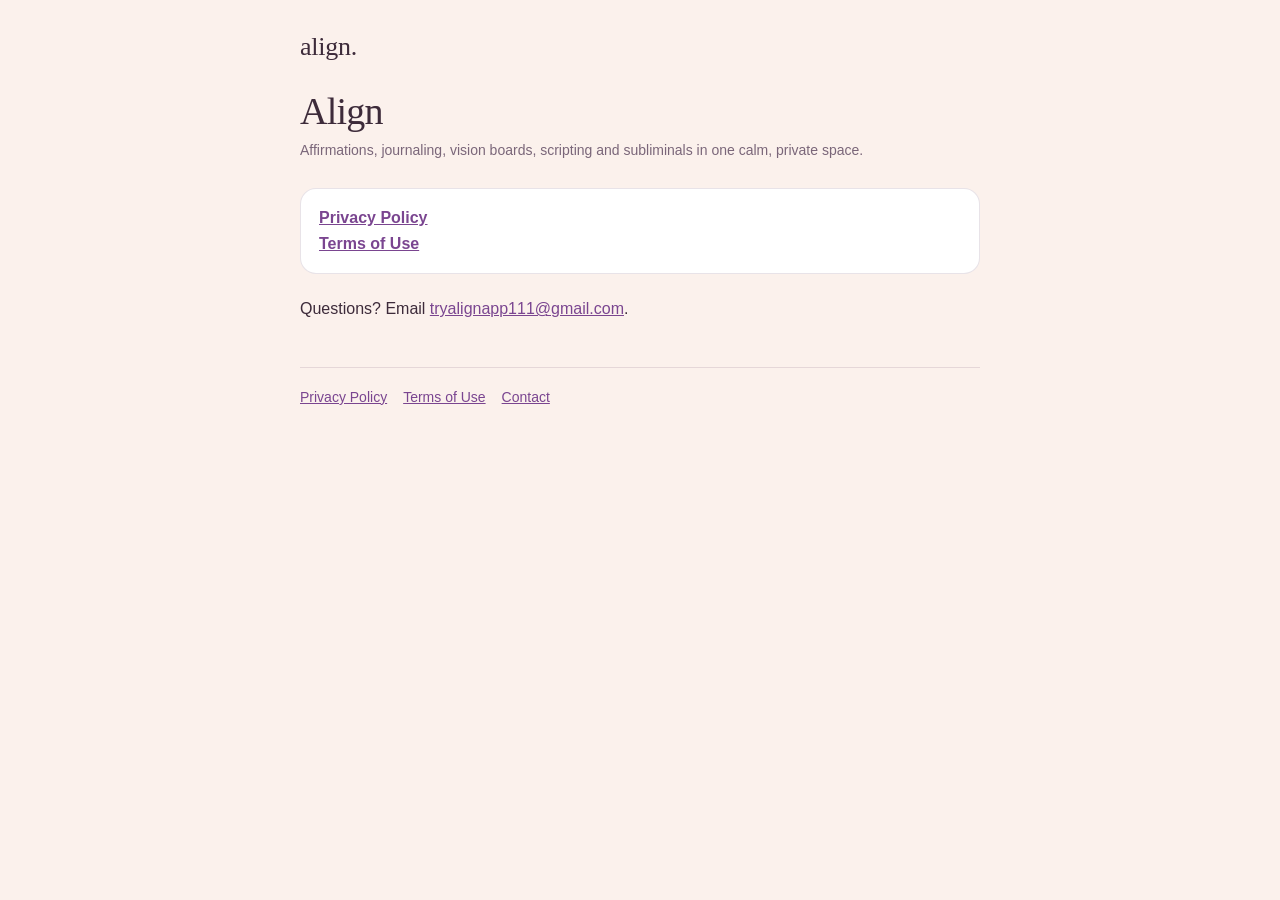
<file: index.html>
<!doctype html>
<html lang="en">
<head>
<meta charset="utf-8">
<meta name="viewport" content="width=device-width,initial-scale=1">
<title>Align - Align</title>
<meta name="description" content="Legal information for the Align app.">
<meta name="robots" content="index,follow">
<link rel="stylesheet" href="style.css">
</head>
<body>
<div class="wrap">
<p class="brand"><a href="./">align.</a></p>

<h1>Align</h1>
<p class="meta">Affirmations, journaling, vision boards, scripting and subliminals in one calm, private space.</p>
<div class="box"><p><a href="privacy.html"><strong>Privacy Policy</strong></a><br><a href="terms.html"><strong>Terms of Use</strong></a></p></div>
<p>Questions? Email <a href="mailto:tryalignapp111@gmail.com">tryalignapp111@gmail.com</a>.</p>

<p class="nav"><a href="privacy.html">Privacy Policy</a><a href="terms.html">Terms of Use</a><a href="mailto:tryalignapp111@gmail.com">Contact</a></p>
</div>
</body>
</html>
</file>
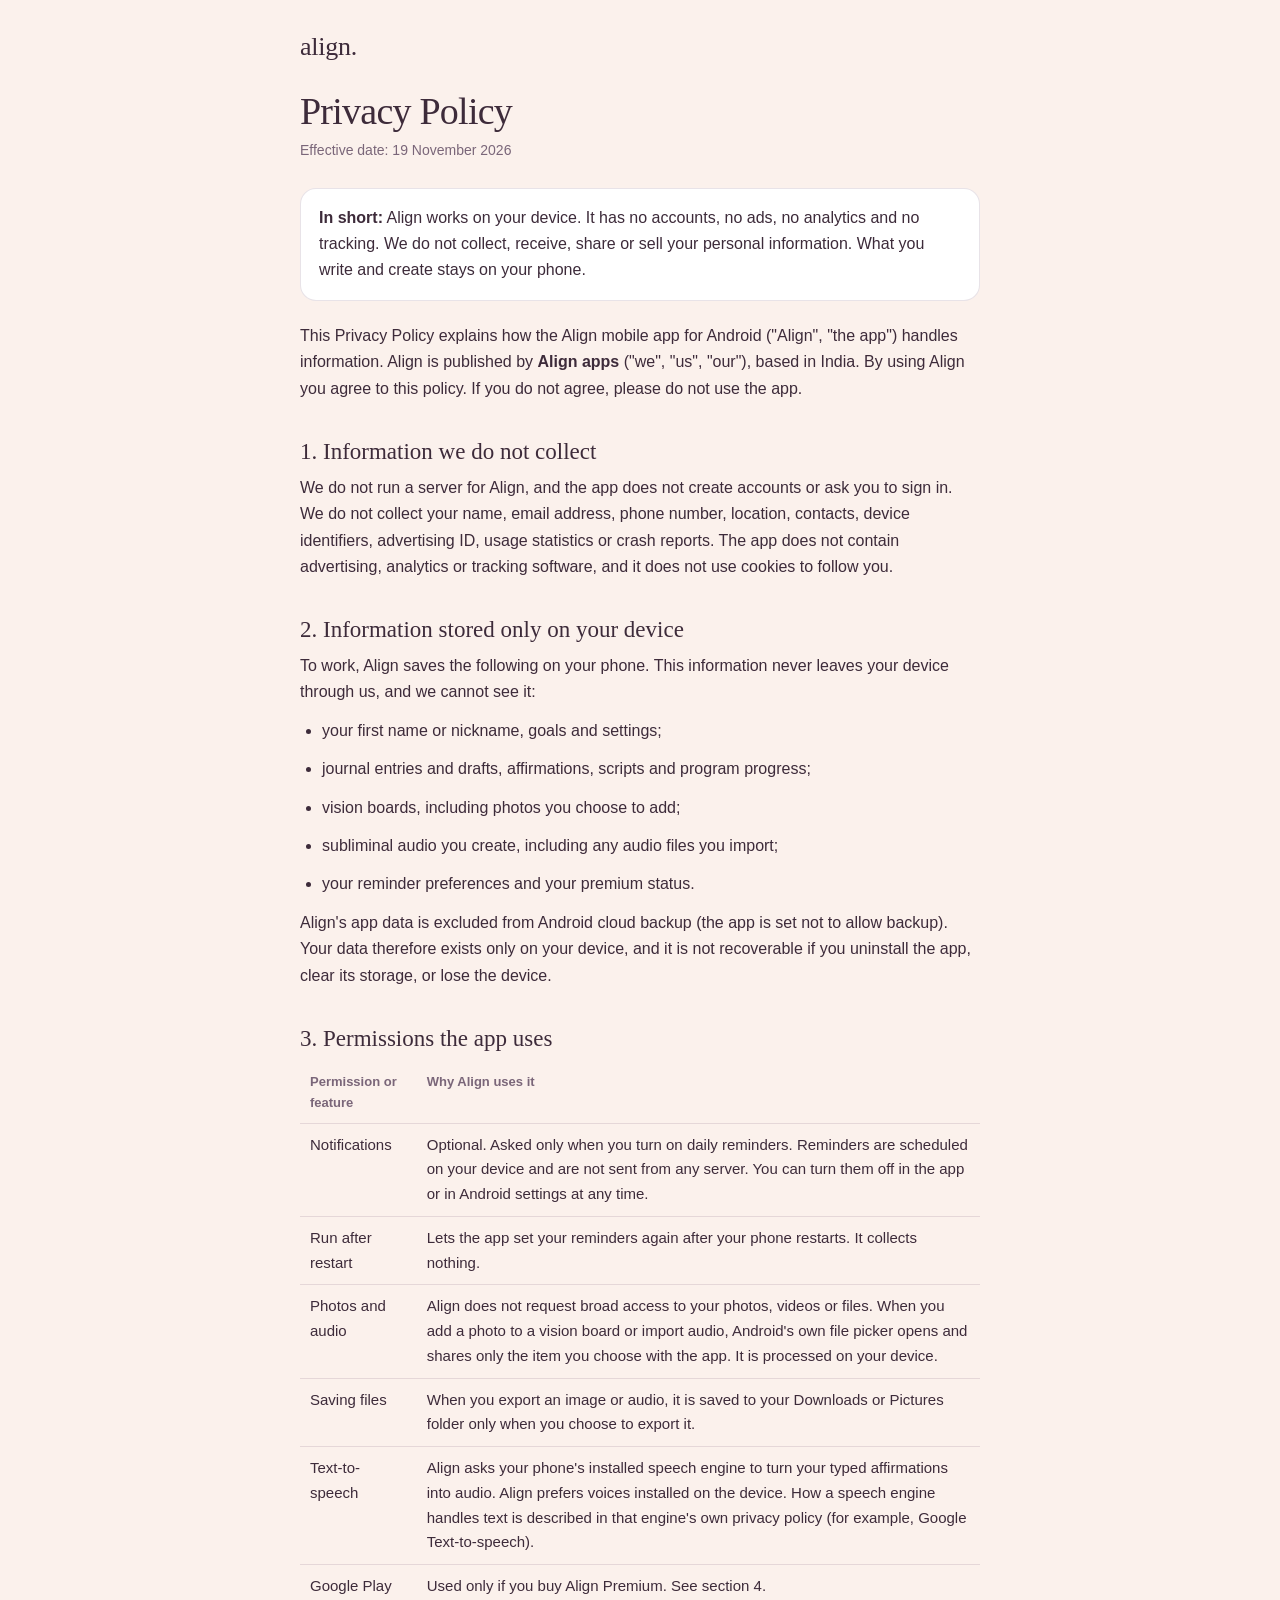
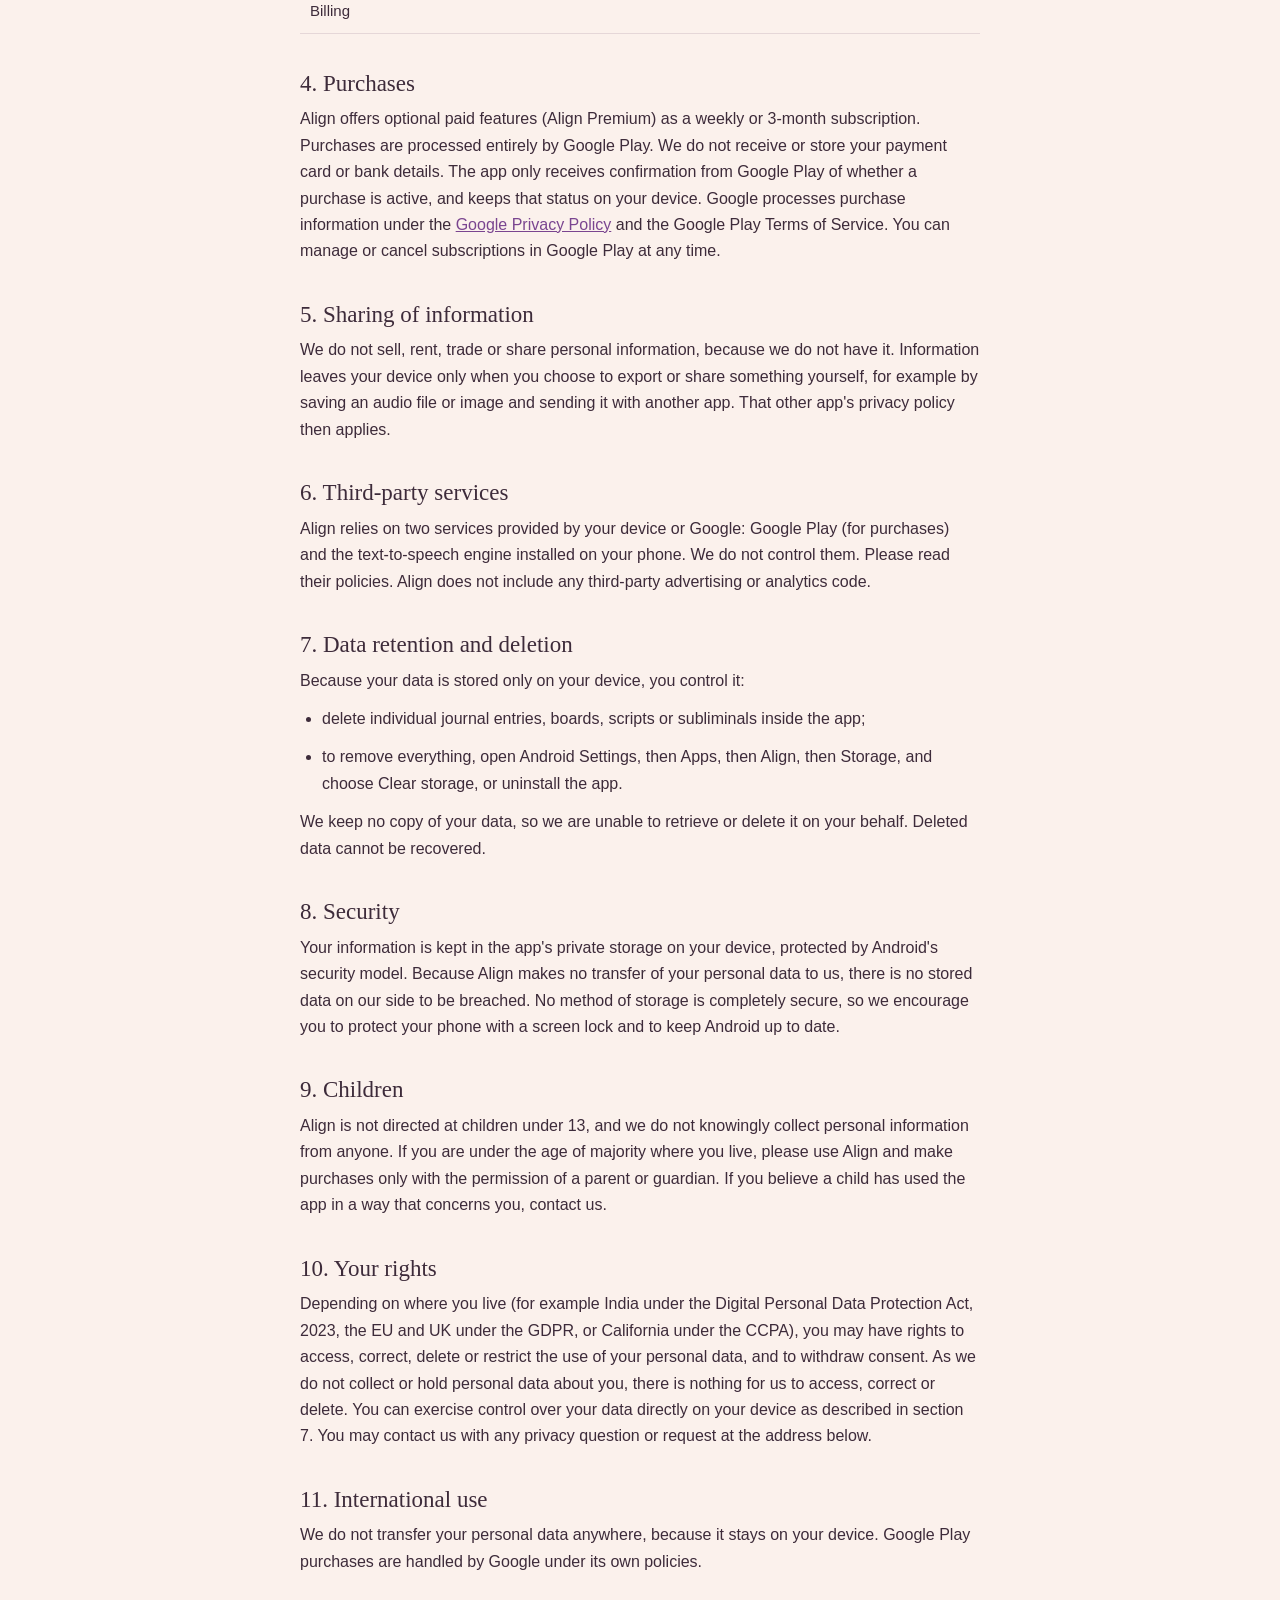
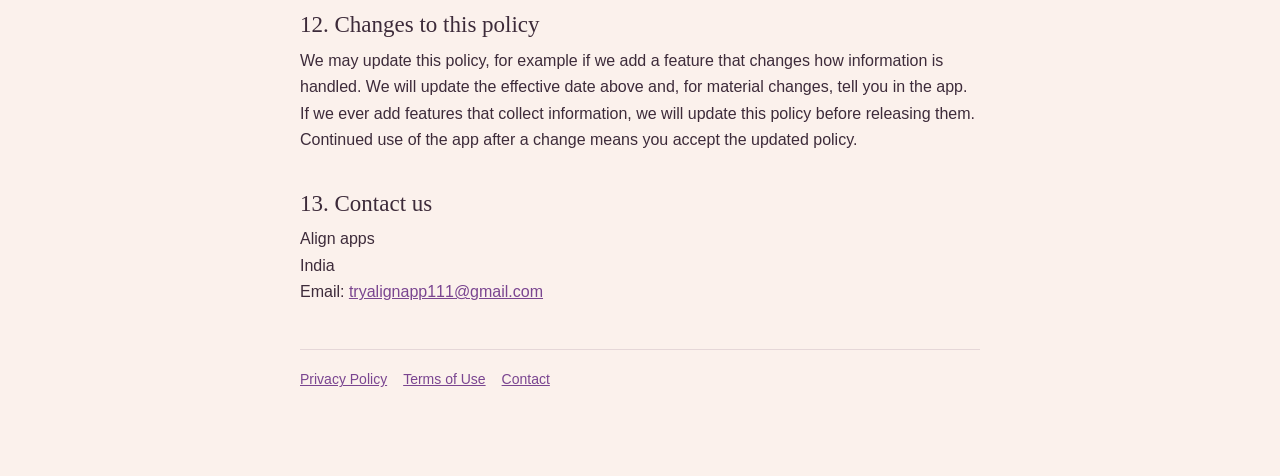
<file: privacy.html>
<!doctype html>
<html lang="en">
<head>
<meta charset="utf-8">
<meta name="viewport" content="width=device-width,initial-scale=1">
<title>Privacy Policy - Align</title>
<meta name="description" content="How the Align app handles your information.">
<meta name="robots" content="index,follow">
<link rel="stylesheet" href="style.css">
</head>
<body>
<div class="wrap">
<p class="brand"><a href="./">align.</a></p>

<h1>Privacy Policy</h1>
<p class="meta">Effective date: 19 November 2026</p>

<div class="box"><p><strong>In short:</strong> Align works on your device. It has no accounts, no ads, no analytics and no tracking. We do not collect, receive, share or sell your personal information. What you write and create stays on your phone.</p></div>

<p>This Privacy Policy explains how the Align mobile app for Android ("Align", "the app") handles information. Align is published by <strong>Align apps</strong> ("we", "us", "our"), based in India. By using Align you agree to this policy. If you do not agree, please do not use the app.</p>

<h2>1. Information we do not collect</h2>
<p>We do not run a server for Align, and the app does not create accounts or ask you to sign in. We do not collect your name, email address, phone number, location, contacts, device identifiers, advertising ID, usage statistics or crash reports. The app does not contain advertising, analytics or tracking software, and it does not use cookies to follow you.</p>

<h2>2. Information stored only on your device</h2>
<p>To work, Align saves the following on your phone. This information never leaves your device through us, and we cannot see it:</p>
<ul>
<li>your first name or nickname, goals and settings;</li>
<li>journal entries and drafts, affirmations, scripts and program progress;</li>
<li>vision boards, including photos you choose to add;</li>
<li>subliminal audio you create, including any audio files you import;</li>
<li>your reminder preferences and your premium status.</li>
</ul>
<p>Align's app data is excluded from Android cloud backup (the app is set not to allow backup). Your data therefore exists only on your device, and it is not recoverable if you uninstall the app, clear its storage, or lose the device.</p>

<h2>3. Permissions the app uses</h2>
<table>
<tr><th>Permission or feature</th><th>Why Align uses it</th></tr>
<tr><td>Notifications</td><td>Optional. Asked only when you turn on daily reminders. Reminders are scheduled on your device and are not sent from any server. You can turn them off in the app or in Android settings at any time.</td></tr>
<tr><td>Run after restart</td><td>Lets the app set your reminders again after your phone restarts. It collects nothing.</td></tr>
<tr><td>Photos and audio</td><td>Align does not request broad access to your photos, videos or files. When you add a photo to a vision board or import audio, Android's own file picker opens and shares only the item you choose with the app. It is processed on your device.</td></tr>
<tr><td>Saving files</td><td>When you export an image or audio, it is saved to your Downloads or Pictures folder only when you choose to export it.</td></tr>
<tr><td>Text-to-speech</td><td>Align asks your phone's installed speech engine to turn your typed affirmations into audio. Align prefers voices installed on the device. How a speech engine handles text is described in that engine's own privacy policy (for example, Google Text-to-speech).</td></tr>
<tr><td>Google Play Billing</td><td>Used only if you buy Align Premium. See section 4.</td></tr>
</table>

<h2>4. Purchases</h2>
<p>Align offers optional paid features (Align Premium) as a weekly or 3-month subscription. Purchases are processed entirely by Google Play. We do not receive or store your payment card or bank details. The app only receives confirmation from Google Play of whether a purchase is active, and keeps that status on your device. Google processes purchase information under the <a href="https://policies.google.com/privacy">Google Privacy Policy</a> and the Google Play Terms of Service. You can manage or cancel subscriptions in Google Play at any time.</p>

<h2>5. Sharing of information</h2>
<p>We do not sell, rent, trade or share personal information, because we do not have it. Information leaves your device only when you choose to export or share something yourself, for example by saving an audio file or image and sending it with another app. That other app's privacy policy then applies.</p>

<h2>6. Third-party services</h2>
<p>Align relies on two services provided by your device or Google: Google Play (for purchases) and the text-to-speech engine installed on your phone. We do not control them. Please read their policies. Align does not include any third-party advertising or analytics code.</p>

<h2>7. Data retention and deletion</h2>
<p>Because your data is stored only on your device, you control it:</p>
<ul>
<li>delete individual journal entries, boards, scripts or subliminals inside the app;</li>
<li>to remove everything, open Android Settings, then Apps, then Align, then Storage, and choose Clear storage, or uninstall the app.</li>
</ul>
<p>We keep no copy of your data, so we are unable to retrieve or delete it on your behalf. Deleted data cannot be recovered.</p>

<h2>8. Security</h2>
<p>Your information is kept in the app's private storage on your device, protected by Android's security model. Because Align makes no transfer of your personal data to us, there is no stored data on our side to be breached. No method of storage is completely secure, so we encourage you to protect your phone with a screen lock and to keep Android up to date.</p>

<h2>9. Children</h2>
<p>Align is not directed at children under 13, and we do not knowingly collect personal information from anyone. If you are under the age of majority where you live, please use Align and make purchases only with the permission of a parent or guardian. If you believe a child has used the app in a way that concerns you, contact us.</p>

<h2>10. Your rights</h2>
<p>Depending on where you live (for example India under the Digital Personal Data Protection Act, 2023, the EU and UK under the GDPR, or California under the CCPA), you may have rights to access, correct, delete or restrict the use of your personal data, and to withdraw consent. As we do not collect or hold personal data about you, there is nothing for us to access, correct or delete. You can exercise control over your data directly on your device as described in section 7. You may contact us with any privacy question or request at the address below.</p>

<h2>11. International use</h2>
<p>We do not transfer your personal data anywhere, because it stays on your device. Google Play purchases are handled by Google under its own policies.</p>

<h2>12. Changes to this policy</h2>
<p>We may update this policy, for example if we add a feature that changes how information is handled. We will update the effective date above and, for material changes, tell you in the app. If we ever add features that collect information, we will update this policy before releasing them. Continued use of the app after a change means you accept the updated policy.</p>

<h2>13. Contact us</h2>
<p>Align apps<br>India<br>Email: <a href="mailto:tryalignapp111@gmail.com">tryalignapp111@gmail.com</a></p>

<p class="nav"><a href="privacy.html">Privacy Policy</a><a href="terms.html">Terms of Use</a><a href="mailto:tryalignapp111@gmail.com">Contact</a></p>
</div>
</body>
</html>
</file>
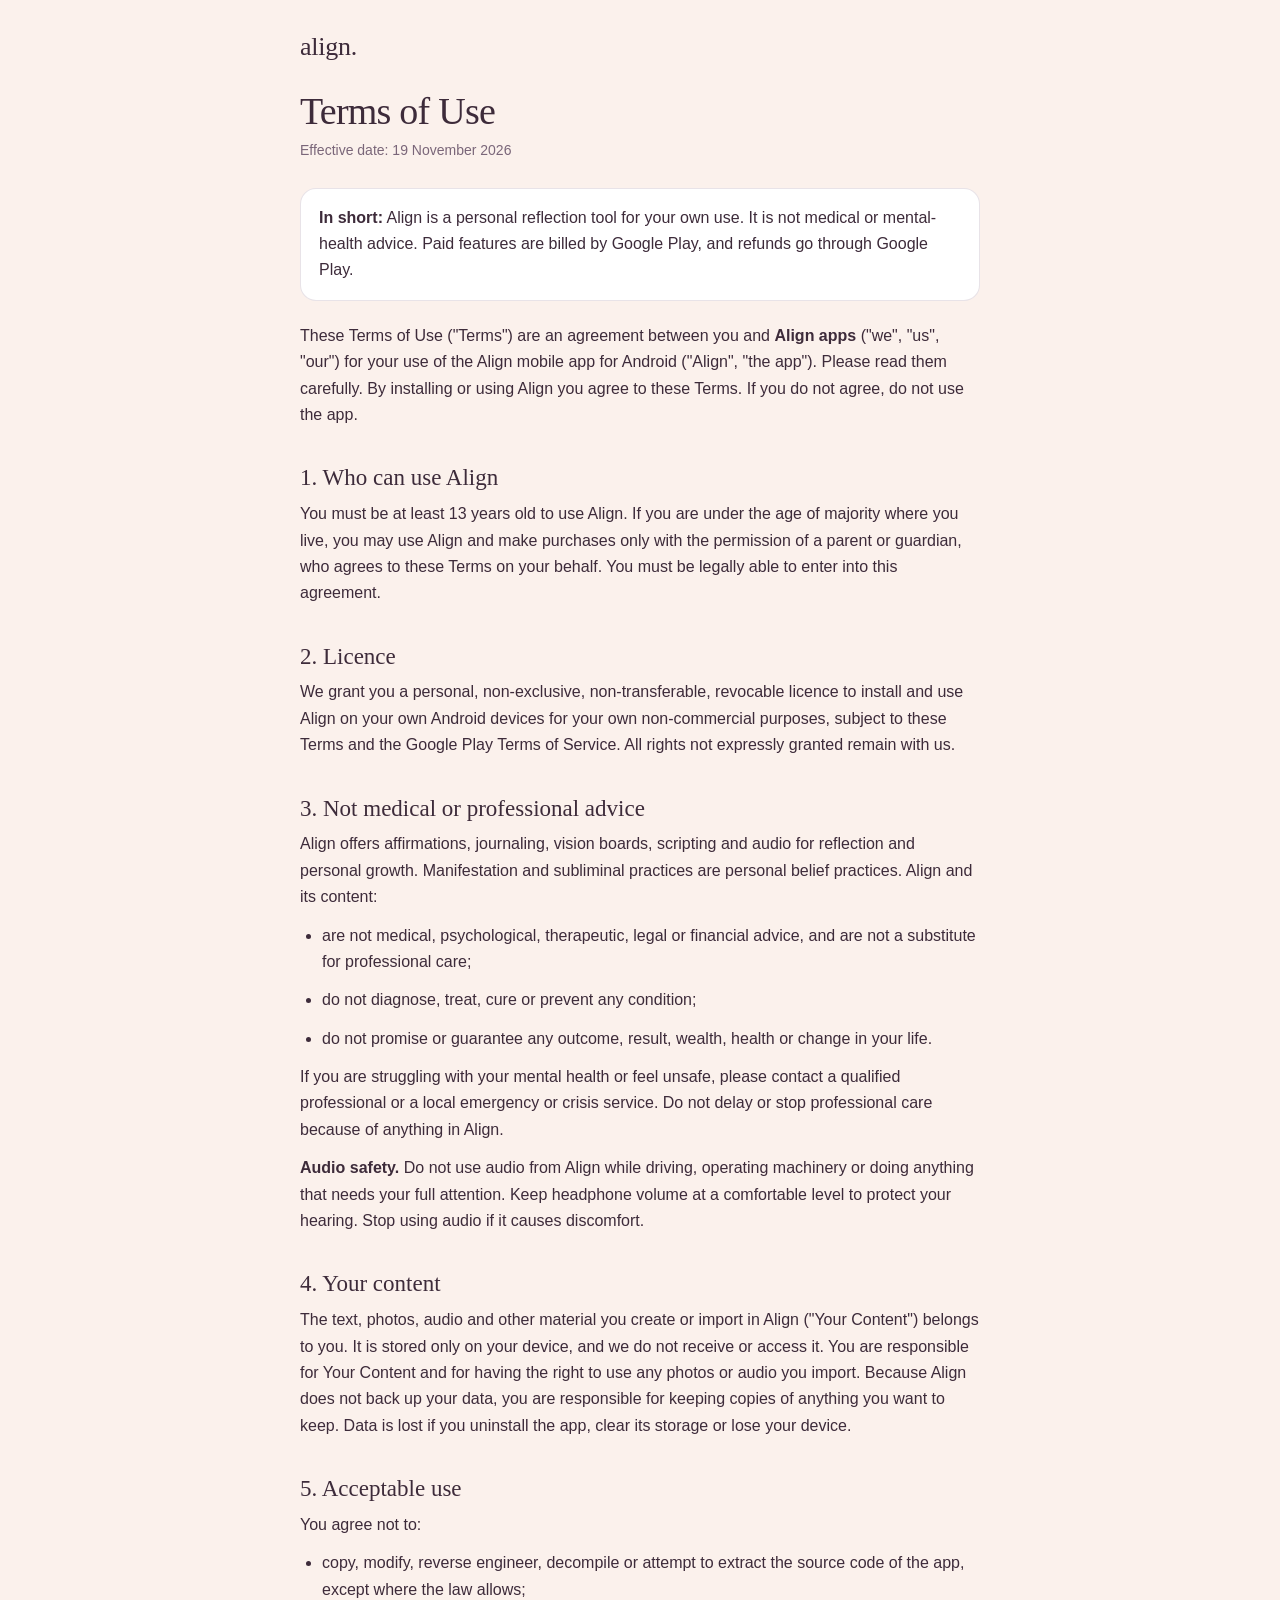
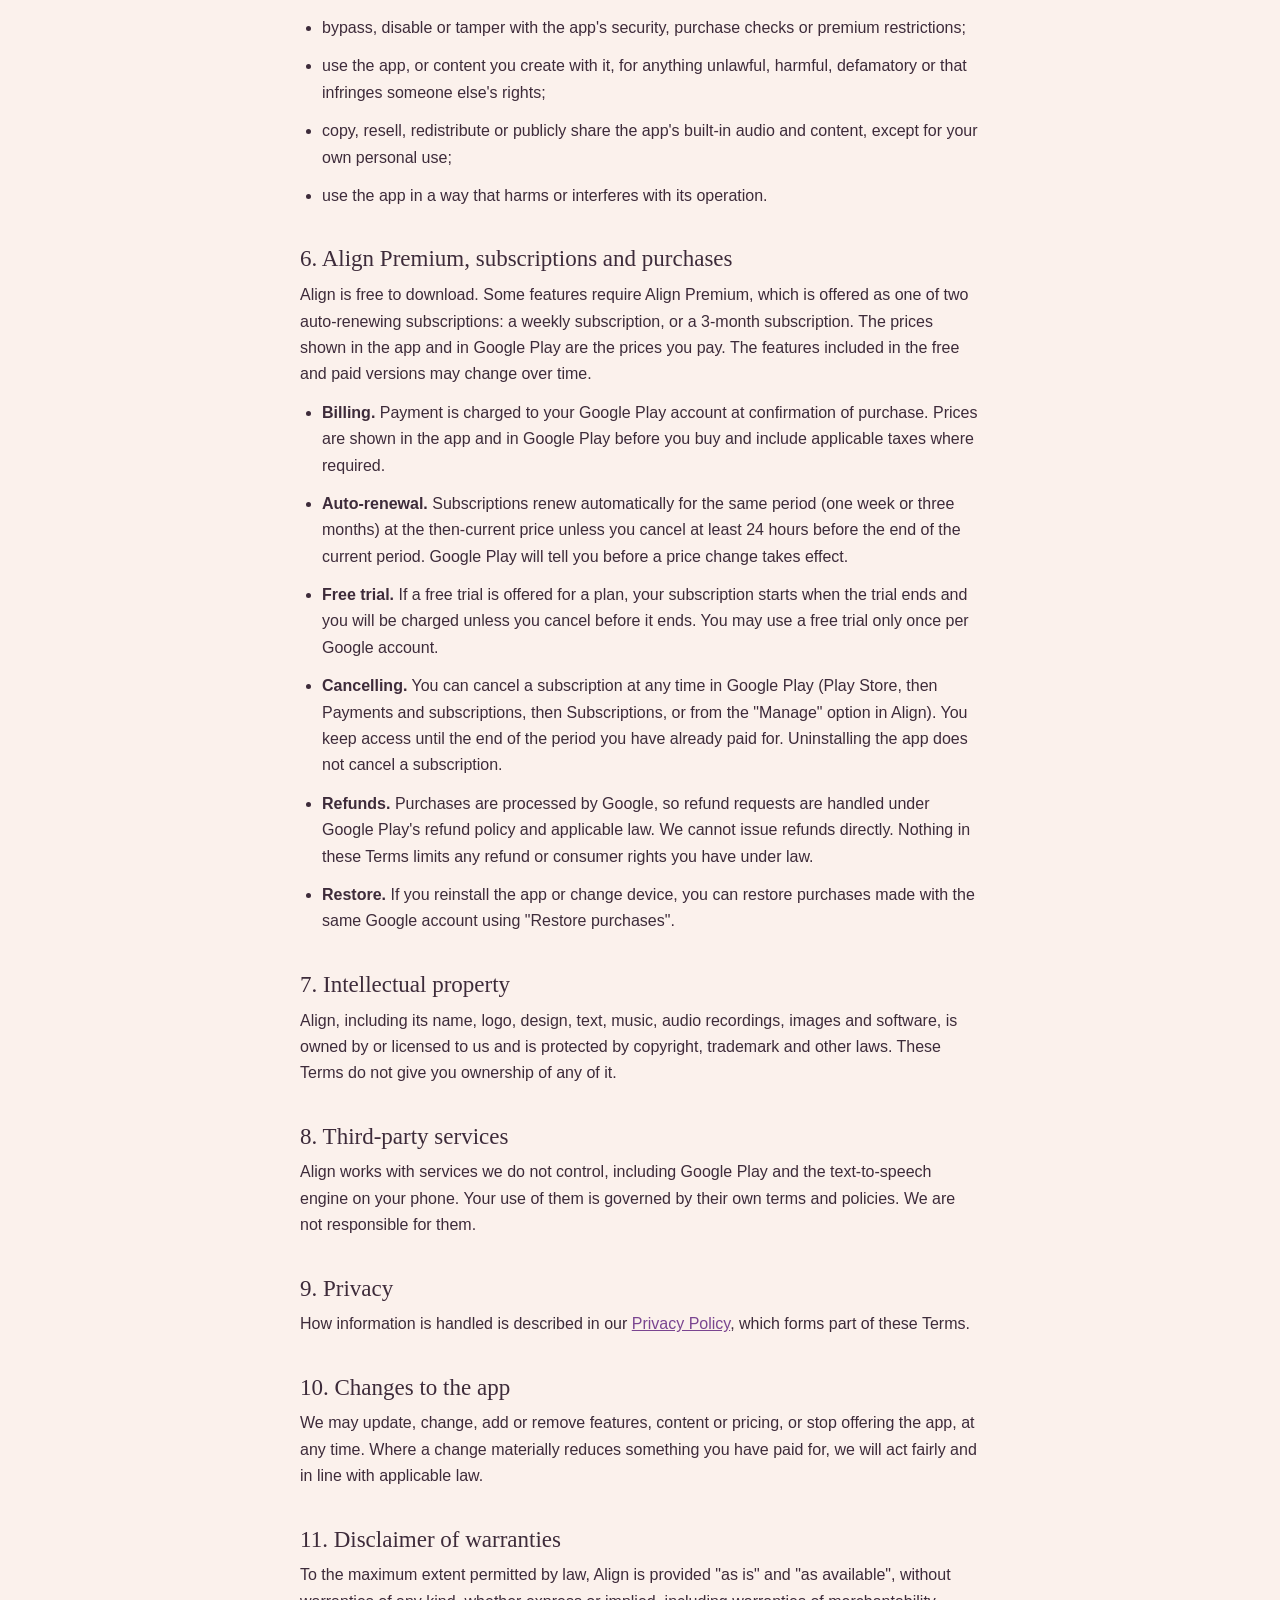
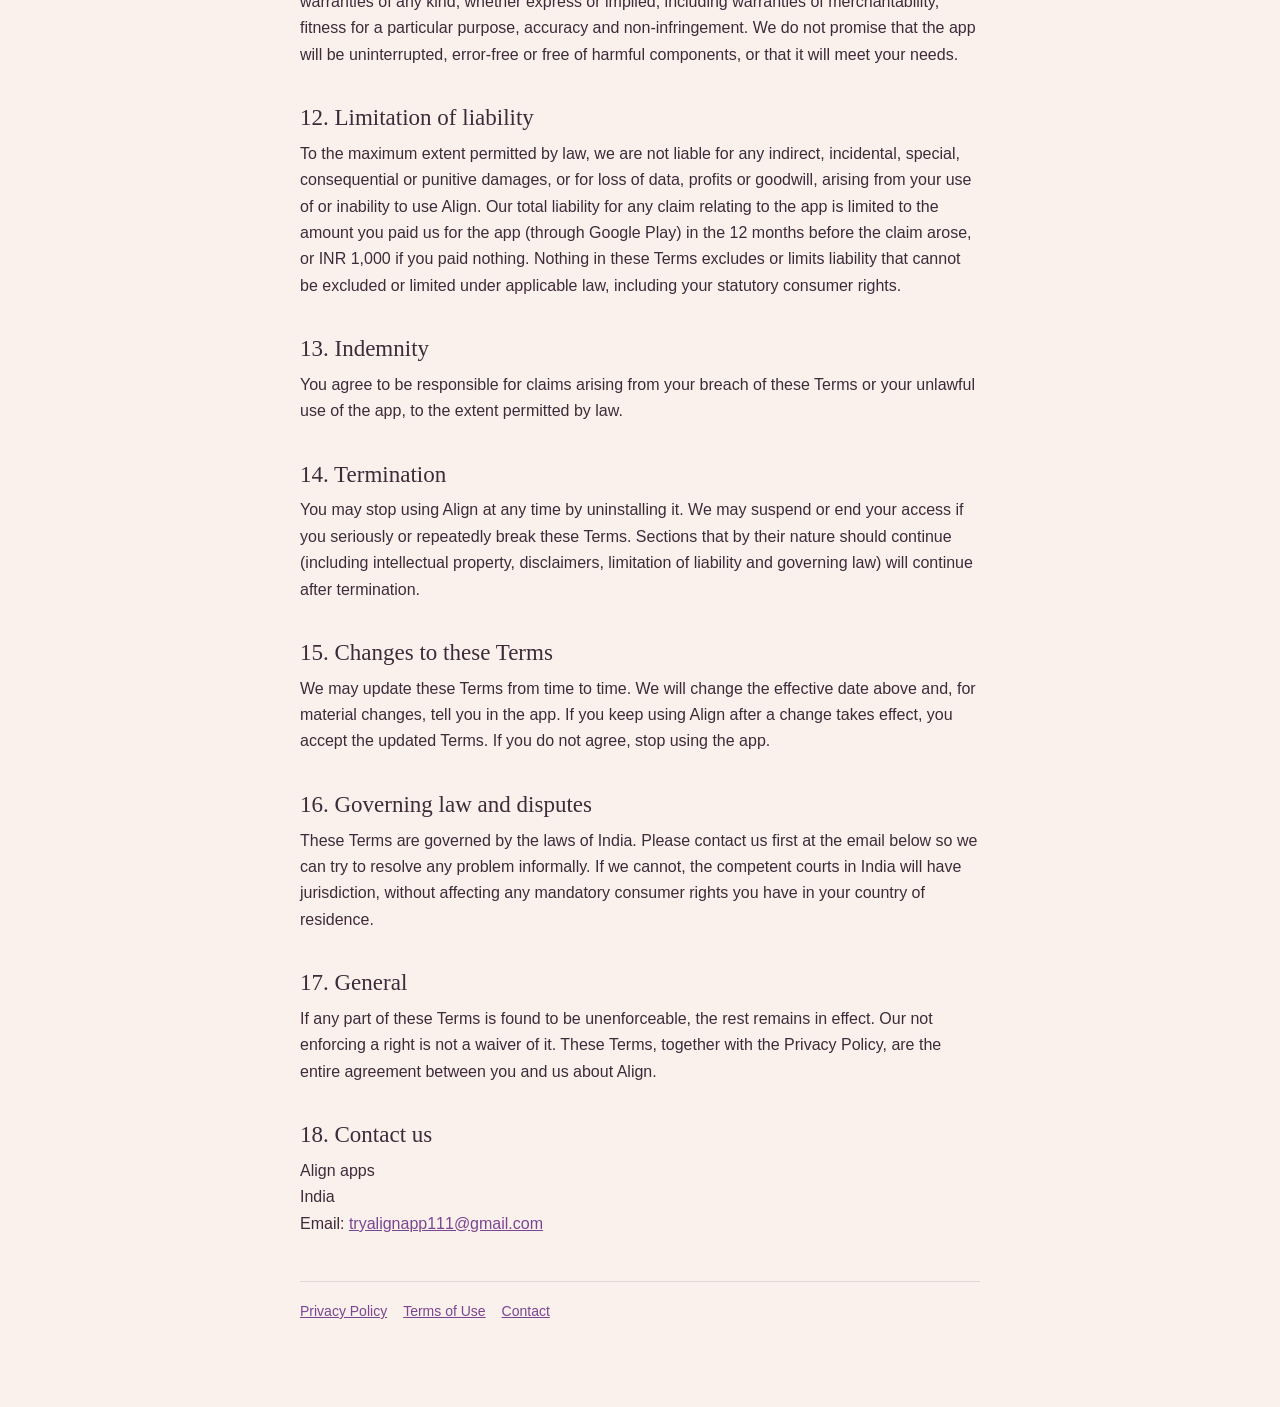
<file: terms.html>
<!doctype html>
<html lang="en">
<head>
<meta charset="utf-8">
<meta name="viewport" content="width=device-width,initial-scale=1">
<title>Terms of Use - Align</title>
<meta name="description" content="The terms for using the Align app.">
<meta name="robots" content="index,follow">
<link rel="stylesheet" href="style.css">
</head>
<body>
<div class="wrap">
<p class="brand"><a href="./">align.</a></p>

<h1>Terms of Use</h1>
<p class="meta">Effective date: 19 November 2026</p>

<div class="box"><p><strong>In short:</strong> Align is a personal reflection tool for your own use. It is not medical or mental-health advice. Paid features are billed by Google Play, and refunds go through Google Play.</p></div>

<p>These Terms of Use ("Terms") are an agreement between you and <strong>Align apps</strong> ("we", "us", "our") for your use of the Align mobile app for Android ("Align", "the app"). Please read them carefully. By installing or using Align you agree to these Terms. If you do not agree, do not use the app.</p>

<h2>1. Who can use Align</h2>
<p>You must be at least 13 years old to use Align. If you are under the age of majority where you live, you may use Align and make purchases only with the permission of a parent or guardian, who agrees to these Terms on your behalf. You must be legally able to enter into this agreement.</p>

<h2>2. Licence</h2>
<p>We grant you a personal, non-exclusive, non-transferable, revocable licence to install and use Align on your own Android devices for your own non-commercial purposes, subject to these Terms and the Google Play Terms of Service. All rights not expressly granted remain with us.</p>

<h2>3. Not medical or professional advice</h2>
<p>Align offers affirmations, journaling, vision boards, scripting and audio for reflection and personal growth. Manifestation and subliminal practices are personal belief practices. Align and its content:</p>
<ul>
<li>are not medical, psychological, therapeutic, legal or financial advice, and are not a substitute for professional care;</li>
<li>do not diagnose, treat, cure or prevent any condition;</li>
<li>do not promise or guarantee any outcome, result, wealth, health or change in your life.</li>
</ul>
<p>If you are struggling with your mental health or feel unsafe, please contact a qualified professional or a local emergency or crisis service. Do not delay or stop professional care because of anything in Align.</p>
<p><strong>Audio safety.</strong> Do not use audio from Align while driving, operating machinery or doing anything that needs your full attention. Keep headphone volume at a comfortable level to protect your hearing. Stop using audio if it causes discomfort.</p>

<h2>4. Your content</h2>
<p>The text, photos, audio and other material you create or import in Align ("Your Content") belongs to you. It is stored only on your device, and we do not receive or access it. You are responsible for Your Content and for having the right to use any photos or audio you import. Because Align does not back up your data, you are responsible for keeping copies of anything you want to keep. Data is lost if you uninstall the app, clear its storage or lose your device.</p>

<h2>5. Acceptable use</h2>
<p>You agree not to:</p>
<ul>
<li>copy, modify, reverse engineer, decompile or attempt to extract the source code of the app, except where the law allows;</li>
<li>bypass, disable or tamper with the app's security, purchase checks or premium restrictions;</li>
<li>use the app, or content you create with it, for anything unlawful, harmful, defamatory or that infringes someone else's rights;</li>
<li>copy, resell, redistribute or publicly share the app's built-in audio and content, except for your own personal use;</li>
<li>use the app in a way that harms or interferes with its operation.</li>
</ul>

<h2>6. Align Premium, subscriptions and purchases</h2>
<p>Align is free to download. Some features require Align Premium, which is offered as one of two auto-renewing subscriptions: a weekly subscription, or a 3-month subscription. The prices shown in the app and in Google Play are the prices you pay. The features included in the free and paid versions may change over time.</p>
<ul>
<li><strong>Billing.</strong> Payment is charged to your Google Play account at confirmation of purchase. Prices are shown in the app and in Google Play before you buy and include applicable taxes where required.</li>
<li><strong>Auto-renewal.</strong> Subscriptions renew automatically for the same period (one week or three months) at the then-current price unless you cancel at least 24 hours before the end of the current period. Google Play will tell you before a price change takes effect.</li>
<li><strong>Free trial.</strong> If a free trial is offered for a plan, your subscription starts when the trial ends and you will be charged unless you cancel before it ends. You may use a free trial only once per Google account.</li>
<li><strong>Cancelling.</strong> You can cancel a subscription at any time in Google Play (Play Store, then Payments and subscriptions, then Subscriptions, or from the "Manage" option in Align). You keep access until the end of the period you have already paid for. Uninstalling the app does not cancel a subscription.</li>
<li><strong>Refunds.</strong> Purchases are processed by Google, so refund requests are handled under Google Play's refund policy and applicable law. We cannot issue refunds directly. Nothing in these Terms limits any refund or consumer rights you have under law.</li>
<li><strong>Restore.</strong> If you reinstall the app or change device, you can restore purchases made with the same Google account using "Restore purchases".</li>
</ul>

<h2>7. Intellectual property</h2>
<p>Align, including its name, logo, design, text, music, audio recordings, images and software, is owned by or licensed to us and is protected by copyright, trademark and other laws. These Terms do not give you ownership of any of it.</p>

<h2>8. Third-party services</h2>
<p>Align works with services we do not control, including Google Play and the text-to-speech engine on your phone. Your use of them is governed by their own terms and policies. We are not responsible for them.</p>

<h2>9. Privacy</h2>
<p>How information is handled is described in our <a href="privacy.html">Privacy Policy</a>, which forms part of these Terms.</p>

<h2>10. Changes to the app</h2>
<p>We may update, change, add or remove features, content or pricing, or stop offering the app, at any time. Where a change materially reduces something you have paid for, we will act fairly and in line with applicable law.</p>

<h2>11. Disclaimer of warranties</h2>
<p>To the maximum extent permitted by law, Align is provided "as is" and "as available", without warranties of any kind, whether express or implied, including warranties of merchantability, fitness for a particular purpose, accuracy and non-infringement. We do not promise that the app will be uninterrupted, error-free or free of harmful components, or that it will meet your needs.</p>

<h2>12. Limitation of liability</h2>
<p>To the maximum extent permitted by law, we are not liable for any indirect, incidental, special, consequential or punitive damages, or for loss of data, profits or goodwill, arising from your use of or inability to use Align. Our total liability for any claim relating to the app is limited to the amount you paid us for the app (through Google Play) in the 12 months before the claim arose, or INR 1,000 if you paid nothing. Nothing in these Terms excludes or limits liability that cannot be excluded or limited under applicable law, including your statutory consumer rights.</p>

<h2>13. Indemnity</h2>
<p>You agree to be responsible for claims arising from your breach of these Terms or your unlawful use of the app, to the extent permitted by law.</p>

<h2>14. Termination</h2>
<p>You may stop using Align at any time by uninstalling it. We may suspend or end your access if you seriously or repeatedly break these Terms. Sections that by their nature should continue (including intellectual property, disclaimers, limitation of liability and governing law) will continue after termination.</p>

<h2>15. Changes to these Terms</h2>
<p>We may update these Terms from time to time. We will change the effective date above and, for material changes, tell you in the app. If you keep using Align after a change takes effect, you accept the updated Terms. If you do not agree, stop using the app.</p>

<h2>16. Governing law and disputes</h2>
<p>These Terms are governed by the laws of India. Please contact us first at the email below so we can try to resolve any problem informally. If we cannot, the competent courts in India will have jurisdiction, without affecting any mandatory consumer rights you have in your country of residence.</p>

<h2>17. General</h2>
<p>If any part of these Terms is found to be unenforceable, the rest remains in effect. Our not enforcing a right is not a waiver of it. These Terms, together with the Privacy Policy, are the entire agreement between you and us about Align.</p>

<h2>18. Contact us</h2>
<p>Align apps<br>India<br>Email: <a href="mailto:tryalignapp111@gmail.com">tryalignapp111@gmail.com</a></p>

<p class="nav"><a href="privacy.html">Privacy Policy</a><a href="terms.html">Terms of Use</a><a href="mailto:tryalignapp111@gmail.com">Contact</a></p>
</div>
</body>
</html>
</file>
<file: style.css>
:root{--bg:#fbf1ec;--ink:#3d2b3a;--mut:#7a6679;--card:#ffffff;--line:rgba(94,62,92,.14);--acc:#7a4590}
@media(prefers-color-scheme:dark){:root{--bg:#171418;--ink:#f1e8f0;--mut:#b9a9bc;--card:#201b23;--line:rgba(255,255,255,.12);--acc:#c79ad8}}
*{box-sizing:border-box}
html{-webkit-text-size-adjust:100%}
body{margin:0;background:var(--bg);color:var(--ink);font:16px/1.65 -apple-system,BlinkMacSystemFont,"Segoe UI",Roboto,Helvetica,Arial,sans-serif}
.wrap{max-width:720px;margin:0 auto;padding:32px 20px 72px}
.brand{font:400 26px Georgia,"Times New Roman",serif;letter-spacing:-.01em;margin:0 0 28px}
.brand a{color:var(--ink);text-decoration:none}
h1{font:400 38px/1.12 Georgia,"Times New Roman",serif;letter-spacing:-.02em;margin:0 0 6px}
.meta{color:var(--mut);font-size:14px;margin:0 0 26px}
h2{font:400 23px/1.25 Georgia,"Times New Roman",serif;margin:36px 0 8px}
p,li{margin:0 0 12px}
ul{padding-left:22px;margin:0 0 12px}
a{color:var(--acc)}
.box{background:var(--card);border:1px solid var(--line);border-radius:16px;padding:16px 18px;margin:0 0 22px}
.box p:last-child{margin:0}
.nav{margin-top:44px;padding-top:18px;border-top:1px solid var(--line);font-size:14px;color:var(--mut)}
.nav a{margin-right:16px}
table{width:100%;border-collapse:collapse;margin:0 0 14px;font-size:15px}
th,td{text-align:left;vertical-align:top;padding:9px 10px;border-bottom:1px solid var(--line)}
th{color:var(--mut);font-weight:600;font-size:13px}
</file>
